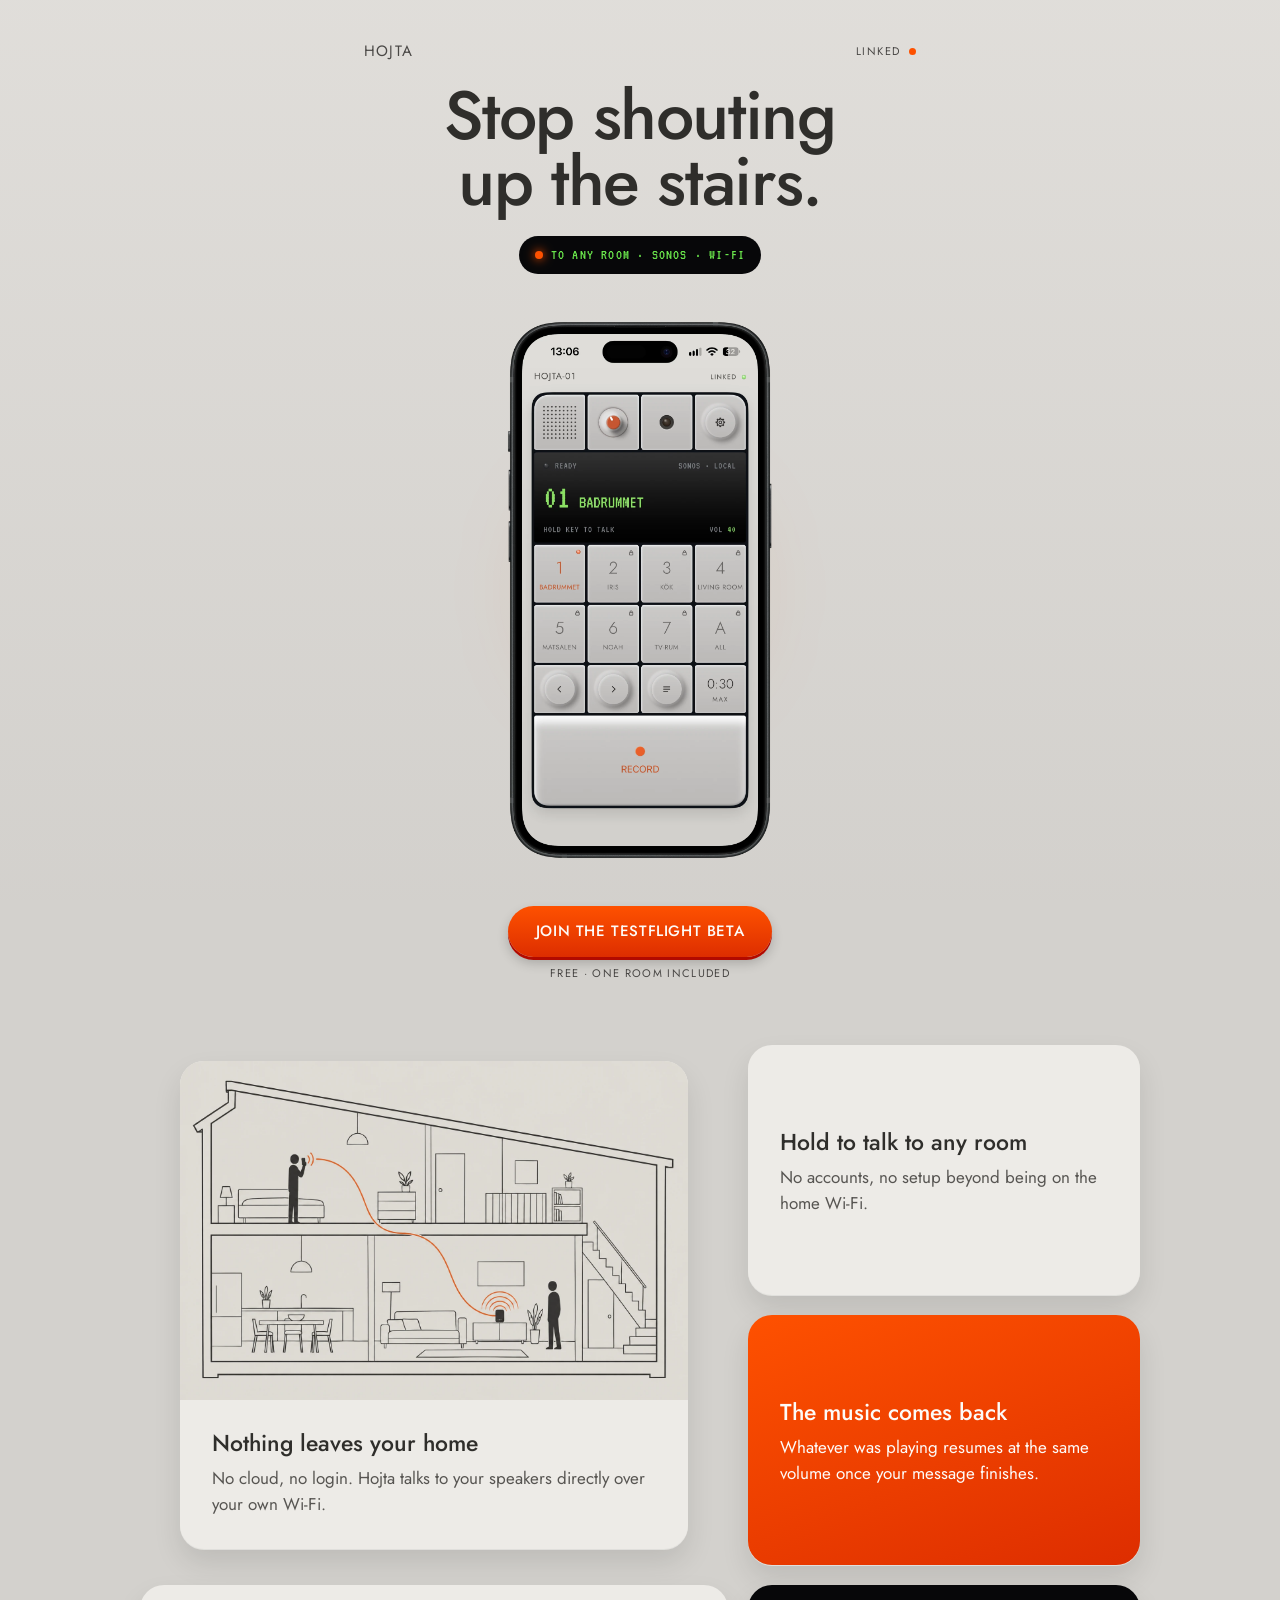
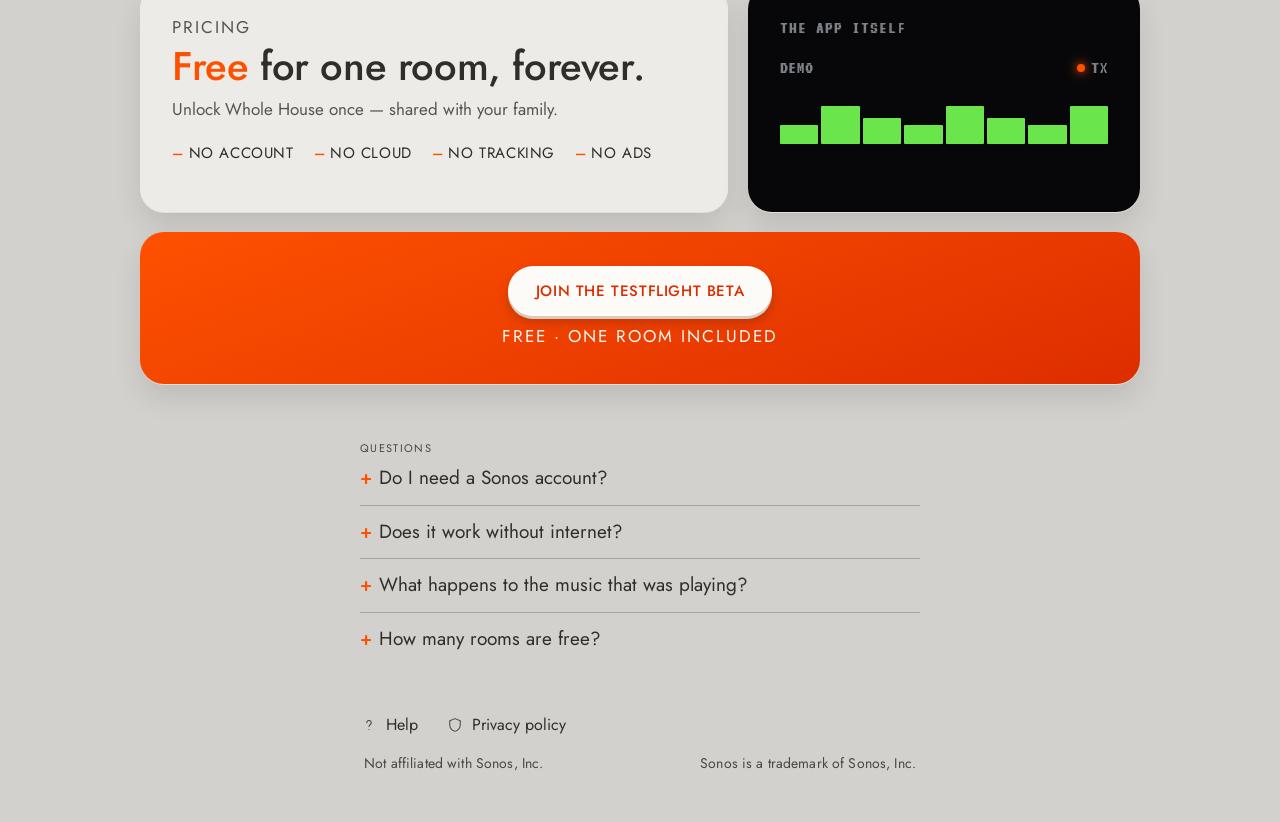
<file: index.html>
<!doctype html>
<html lang="en">
<head>
<meta charset="utf-8">
<meta name="viewport" content="width=device-width, initial-scale=1">
<title>Hojta — Hold to talk, anywhere in the house</title>
<meta name="description" content="Hojta is an iPhone intercom for Sonos speakers. Hold a key, say it, and it plays in the room you picked — on the speakers you already own. No account, no cloud.">
<meta name="theme-color" content="#e2e0dc">
<link rel="stylesheet" href="style.css">
</head>
<body>

<header class="head">
  <span>Hojta</span>
  <span class="status">Linked <span class="led" aria-hidden="true"></span></span>
</header>

<section class="hero">
  <h1 class="hero-headline">Stop shouting<br>up the stairs.</h1>
  <p class="hero-chip"><span class="demo-led" aria-hidden="true"></span>To any room · Sonos · Wi-Fi</p>

  <div class="hero-phone">
    <img
      src="images/hero-phone.webp"
      width="1015" height="2000"
      alt="The Hojta app: a grid of Room keys with one selected in orange, a display showing the chosen room, and a record key below — styled like a piece of audio hardware.">
  </div>

  <div class="cta-block">
    <a class="cta" href="#" aria-label="Join the Hojta TestFlight beta">Join the TestFlight beta</a>
    <p class="label">Free · One room included</p>
  </div>
</section>

<div class="bento">
  <figure class="bento-cell bento-illustration">
    <img
      src="images/hero-house.webp"
      width="1536" height="1024"
      alt="A cutaway of a house: someone speaks into their phone in the bedroom upstairs, and a line traces the message down to a speaker in the living room below, where it plays out loud — never leaving the house.">
    <figcaption>
      <h2>Nothing leaves your home</h2>
      <p>No cloud, no login. Hojta talks to your speakers directly over your own Wi-Fi.</p>
    </figcaption>
  </figure>

  <div class="bento-stack">
    <div class="bento-cell bento-cream">
      <h2>Hold to talk to any room</h2>
      <p>No accounts, no setup beyond being on the home Wi-Fi.</p>
    </div>

    <div class="bento-cell bento-orange">
      <h2>The music comes back</h2>
      <p>Whatever was playing resumes at the same volume once your message finishes.</p>
    </div>
  </div>

  <div class="bento-cell bento-cream bento-pricing">
    <p class="label">Pricing</p>
    <p class="price-statement"><span class="accent">Free</span> for one room, forever.</p>
    <p class="lead">Unlock Whole House once — shared with your family.</p>
    <ul class="trust-list">
      <li>No account</li>
      <li>No cloud</li>
      <li>No tracking</li>
      <li>No ads</li>
    </ul>
  </div>

  <section class="bento-cell demo-cell lcd" aria-label="The app itself">
    <p class="label">The app itself</p>
    <div class="row">
      <span>Demo</span>
      <span class="demo-tx"><span class="demo-led"></span>TX</span>
    </div>
    <div class="demo-stage" aria-hidden="true">
      <span class="demo-idle">Hold to talk</span>
      <div class="demo-meter">
        <span></span><span></span><span></span><span></span>
        <span></span><span></span><span></span><span></span>
      </div>
    </div>
    <div class="demo-meta" aria-hidden="true">
      <span class="demo-meta-idle">To any room · Sonos · Wi-Fi</span>
      <span class="demo-meta-active">Recording · Kitchen</span>
      <span class="demo-meta-sent">Sent · Kitchen</span>
    </div>
  </section>

  <div class="bento-cell bento-cta-banner">
    <a class="cta cta-invert" href="#" aria-label="Join the Hojta TestFlight beta">Join the TestFlight beta</a>
    <p class="label">Free · One room included</p>
  </div>
</div>

<main class="flow">
  <div class="faq">
    <p class="label">Questions</p>
    <details>
      <summary>Do I need a Sonos account?</summary>
      <p>No. Hojta finds the speakers on your Wi-Fi directly — there is nothing to sign in to.</p>
    </details>
    <details>
      <summary>Does it work without internet?</summary>
      <p>Yes. Everything happens on your local network, even if the internet is down.</p>
    </details>
    <details>
      <summary>What happens to the music that was playing?</summary>
      <p>It pauses, your message plays once, and it resumes right where it left off.</p>
    </details>
    <details>
      <summary>How many rooms are free?</summary>
      <p>One, forever. The first room you send to becomes your free room. Whole House unlocks every room, once, shared with your family.</p>
    </details>
  </div>

  <nav class="links" aria-label="More">
    <a href="help.html">
      <svg viewBox="0 0 24 24" aria-hidden="true"><path d="M9 9a3 3 0 1 1 4.5 2.6c-.9.5-1.5 1-1.5 2.4M12 18h.01"/></svg>
      Help
    </a>
    <a href="privacy.html">
      <svg viewBox="0 0 24 24" aria-hidden="true"><path d="M12 3.5l7 2.8v5.2c0 4.3-3 7.6-7 9-4-1.4-7-4.7-7-9V6.3l7-2.8z"/></svg>
      Privacy policy
    </a>
  </nav>
</main>

<footer class="foot">
  <span>Not affiliated with Sonos, Inc.</span>
  <span>Sonos is a trademark of Sonos, Inc.</span>
</footer>

</body>
</html>
</file>
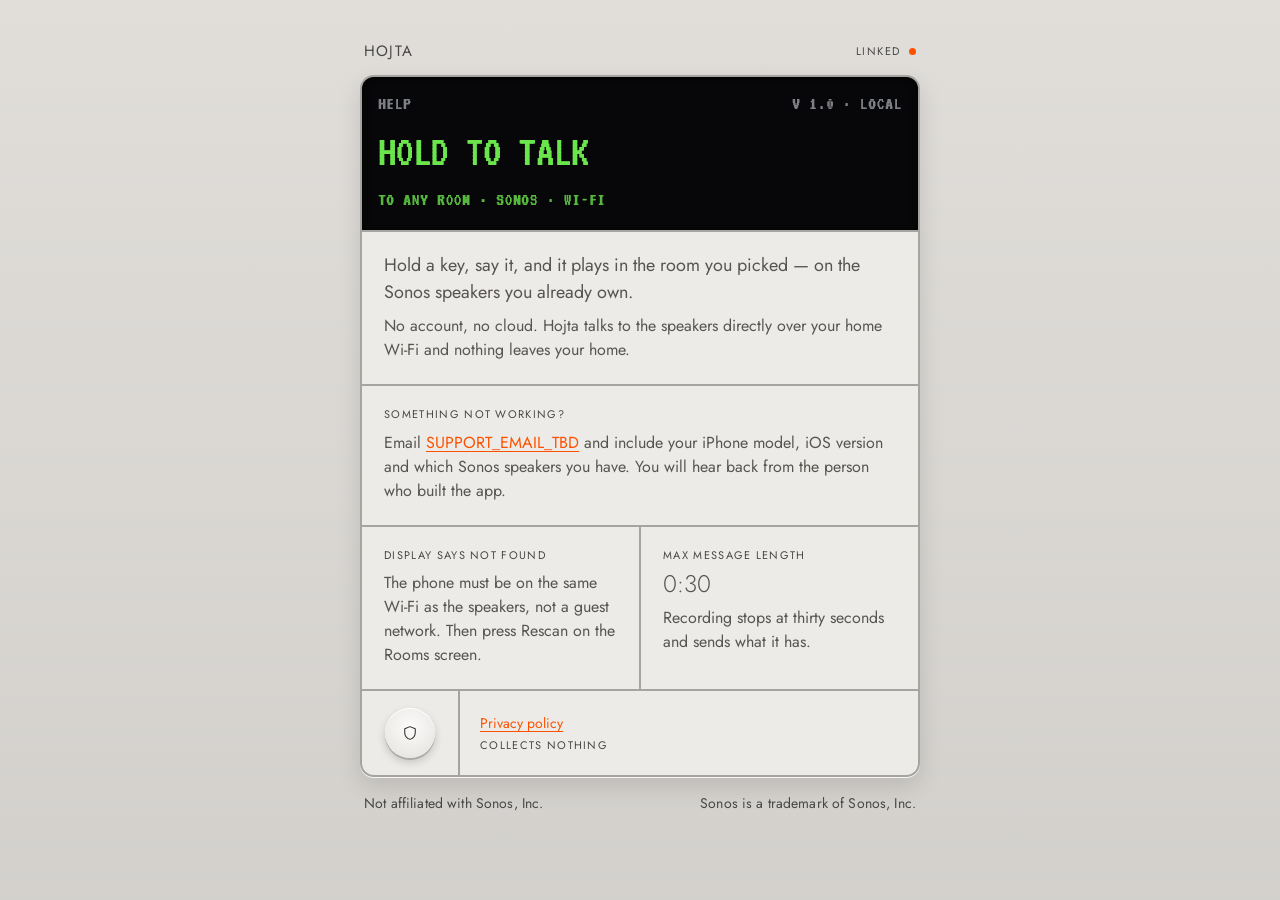
<file: help.html>
<!doctype html>
<html lang="en">
<head>
<meta charset="utf-8">
<meta name="viewport" content="width=device-width, initial-scale=1">
<title>Hojta — Help</title>
<meta name="description" content="Help for Hojta, the iPhone intercom for Sonos speakers. Setup, troubleshooting and how to reach support.">
<meta name="theme-color" content="#e2e0dc">
<link rel="stylesheet" href="style.css">
</head>
<body>

<header class="head">
  <a href="index.html">Hojta</a>
  <span class="status">Linked <span class="led" aria-hidden="true"></span></span>
</header>

<main class="panel">
  <section class="lcd" aria-label="Display">
    <div class="row"><span>Help</span><span>V 1.0 · Local</span></div>
    <h1>Hold to talk</h1>
    <div class="meta">To any room · Sonos · Wi-Fi</div>
  </section>

  <section class="tile">
    <p class="lead">Hold a key, say it, and it plays in the room you picked — on the Sonos speakers you already own.</p>
    <p>No account, no cloud. Hojta talks to the speakers directly over your home Wi-Fi and nothing leaves your home.</p>
  </section>

  <section class="tile">
    <h2>Something not working?</h2>
    <p>Email <a href="mailto:SUPPORT_EMAIL_TBD">SUPPORT_EMAIL_TBD</a> and include your iPhone model, iOS version and which Sonos speakers you have. You will hear back from the person who built the app.</p>
  </section>

  <section class="tile half">
    <h2>Display says Not Found</h2>
    <p>The phone must be on the same Wi-Fi as the speakers, not a guest network. Then press Rescan on the Rooms screen.</p>
  </section>

  <section class="tile half">
    <h2>Max message length</h2>
    <p class="big">0:30</p>
    <p>Recording stops at thirty seconds and sends what it has.</p>
  </section>

  <div class="keyrow">
    <div class="well">
      <a class="key" href="privacy.html" aria-label="Privacy policy">
        <svg viewBox="0 0 24 24" aria-hidden="true"><path d="M12 3.5l7 2.8v5.2c0 4.3-3 7.6-7 9-4-1.4-7-4.7-7-9V6.3l7-2.8z"/></svg>
      </a>
    </div>
    <div class="side">
      <span class="name"><a href="privacy.html">Privacy policy</a></span>
      <span class="label">Collects nothing</span>
    </div>
  </div>
</main>

<footer class="foot">
  <span>Not affiliated with Sonos, Inc.</span>
  <span>Sonos is a trademark of Sonos, Inc.</span>
</footer>

</body>
</html>
</file>
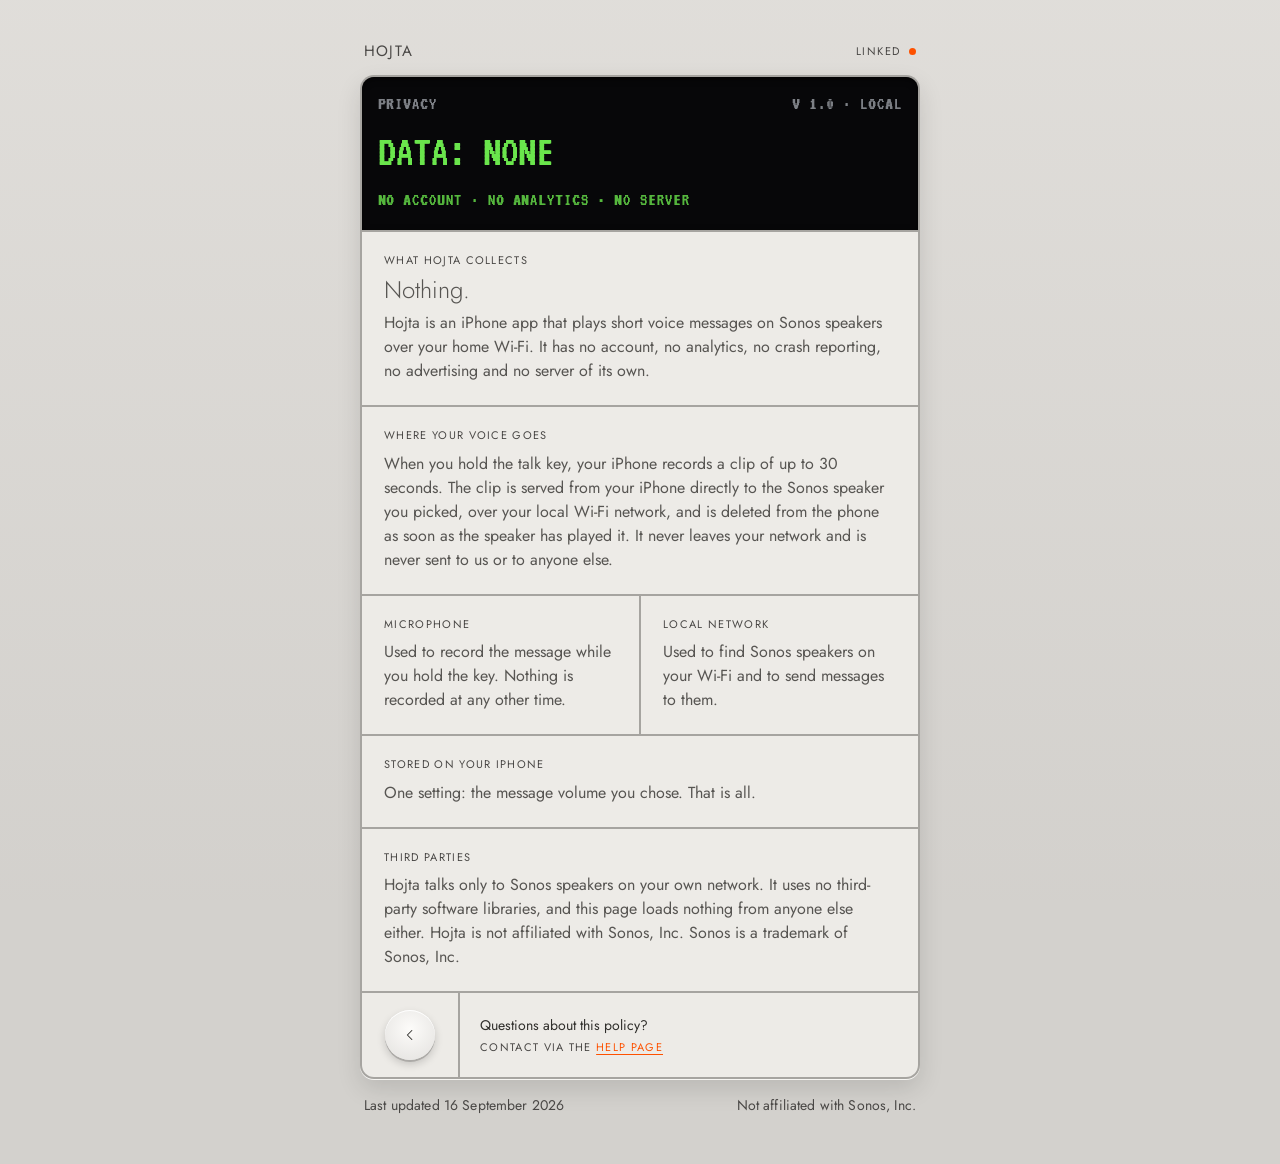
<file: privacy.html>
<!doctype html>
<html lang="en">
<head>
<meta charset="utf-8">
<meta name="viewport" content="width=device-width, initial-scale=1">
<title>Hojta — Privacy Policy</title>
<meta name="description" content="Hojta's privacy policy. Hojta collects no data: no account, no analytics, no server. Your voice goes straight to your Sonos speakers over your own Wi-Fi.">
<meta name="theme-color" content="#e2e0dc">
<link rel="stylesheet" href="style.css">
</head>
<body>

<header class="head">
  <a href="index.html">Hojta</a>
  <span class="status">Linked <span class="led" aria-hidden="true"></span></span>
</header>

<main class="panel">
  <section class="lcd" aria-label="Display">
    <div class="row"><span>Privacy</span><span>V 1.0 · Local</span></div>
    <h1>Data: none</h1>
    <div class="meta">No account · No analytics · No server</div>
  </section>

  <section class="tile">
    <h2>What Hojta collects</h2>
    <p class="big">Nothing.</p>
    <p>Hojta is an iPhone app that plays short voice messages on Sonos speakers over your home Wi-Fi. It has no account, no analytics, no crash reporting, no advertising and no server of its own.</p>
  </section>

  <section class="tile">
    <h2>Where your voice goes</h2>
    <p>When you hold the talk key, your iPhone records a clip of up to 30 seconds. The clip is served from your iPhone directly to the Sonos speaker you picked, over your local Wi-Fi network, and is deleted from the phone as soon as the speaker has played it. It never leaves your network and is never sent to us or to anyone else.</p>
  </section>

  <section class="tile half">
    <h2>Microphone</h2>
    <p>Used to record the message while you hold the key. Nothing is recorded at any other time.</p>
  </section>

  <section class="tile half">
    <h2>Local network</h2>
    <p>Used to find Sonos speakers on your Wi-Fi and to send messages to them.</p>
  </section>

  <section class="tile">
    <h2>Stored on your iPhone</h2>
    <p>One setting: the message volume you chose. That is all.</p>
  </section>

  <section class="tile">
    <h2>Third parties</h2>
    <p>Hojta talks only to Sonos speakers on your own network. It uses no third-party software libraries, and this page loads nothing from anyone else either. Hojta is not affiliated with Sonos, Inc. Sonos is a trademark of Sonos, Inc.</p>
  </section>

  <div class="keyrow">
    <div class="well">
      <a class="key" href="help.html" aria-label="Back to help">
        <svg viewBox="0 0 24 24" aria-hidden="true"><path d="M14.5 6l-6 6 6 6"/></svg>
      </a>
    </div>
    <div class="side">
      <span class="name">Questions about this policy?</span>
      <span class="label">Contact via the <a href="help.html">help page</a></span>
    </div>
  </div>
</main>

<footer class="foot">
  <span>Last updated 16 September 2026</span>
  <span>Not affiliated with Sonos, Inc.</span>
</footer>

</body>
</html>
</file>
<file: style.css>
/* Hojta site — the app's front panel, in a browser.
   Values are the app's own (design/sonos-intercom-mvp, Panel.swift). */

@font-face { font-family: "Jost"; font-weight: 300; src: url(fonts/Jost-Light.ttf) format("truetype"); font-display: swap; }
@font-face { font-family: "Jost"; font-weight: 400; src: url(fonts/Jost-Regular.ttf) format("truetype"); font-display: swap; }
@font-face { font-family: "Jost"; font-weight: 500; src: url(fonts/Jost-Medium.ttf) format("truetype"); font-display: swap; }
@font-face { font-family: "VT323"; font-weight: 400; src: url(fonts/VT323-Regular.ttf) format("truetype"); font-display: swap; }

:root {
  --chassis-top: oklch(90% 0.006 80);
  --chassis-bottom: oklch(86% 0.006 80);
  --seam: oklch(72% 0.006 80);
  --tile: oklch(94% 0.005 80);
  --ink: oklch(30% 0.005 80);
  --ink-soft: oklch(40% 0.005 80);
  --ink-muted: oklch(45% 0.005 80);
  --key-top: oklch(99% 0.003 80);
  --key-bottom: oklch(91% 0.004 80);
  --key-edge: oklch(74% 0.005 80);
  --lcd: oklch(13% 0.004 260);
  --lcd-text: oklch(82% 0.22 140);
  --lcd-dim: oklch(60% 0.01 260);
  --orange: oklch(67% 0.22 38);
  --orange-deep: oklch(58% 0.22 38);
  --sans: "Jost", "Helvetica Neue", Arial, sans-serif;
  --mono: "VT323", "Courier New", monospace;
}

* { box-sizing: border-box; }

html { background: var(--chassis-bottom); }

body {
  margin: 0;
  min-height: 100dvh;
  padding: 40px 16px 48px;
  background: linear-gradient(180deg, var(--chassis-top), var(--chassis-bottom)) fixed;
  color: var(--ink);
  font-family: var(--sans);
  font-size: 16px;
  line-height: 1.5;
  font-weight: 400;
  -webkit-font-smoothing: antialiased;
  display: flex;
  flex-direction: column;
  align-items: center;
}

::selection { background: oklch(67% 0.22 38 / 28%); color: var(--ink); }
:focus-visible { outline: 2px solid var(--orange); outline-offset: 3px; border-radius: 4px; }

a { color: var(--orange); text-decoration: underline; text-underline-offset: 3px; text-decoration-thickness: 1px; }
a:hover { color: var(--orange-deep); }

/* Header line above the panel, like the app's "INTERCOM-01 ······ LINKED ●" */
.head {
  width: min(560px, 100%);
  display: flex;
  align-items: center;
  justify-content: space-between;
  padding: 0 4px;
  margin-bottom: 12px;
  font-size: 15px;
  letter-spacing: 0.08em;
  color: var(--ink-soft);
  text-transform: uppercase;
}
.head a { color: inherit; text-decoration: none; }
.head a:hover { color: var(--ink); }
.head .status { display: flex; align-items: center; gap: 8px; font-size: 11px; letter-spacing: 0.14em; }
/* Static — the "Linked" label next to it already states the status;
   the app's own header dot doesn't blink either. */
.led { width: 7px; height: 7px; border-radius: 50%; background: var(--orange); }

/* The chassis: a grid of tiles with 2px seams */
.panel {
  width: min(560px, 100%);
  display: grid;
  grid-template-columns: repeat(4, minmax(0, 1fr));
  gap: 2px;
  padding: 2px;
  border-radius: 14px;
  background: var(--seam);
  box-shadow: 0 1px 0 oklch(97% 0.004 80), 0 10px 24px oklch(0% 0 0 / 12%);
}
.panel > * { grid-column: span 4; min-width: 0; }
.panel > :first-child { border-radius: 12px 12px 0 0; }
.panel > :last-child { border-radius: 0 0 12px 12px; }

.tile {
  background: var(--tile);
  padding: 20px 22px 22px;
}
.tile p { margin: 0; color: var(--ink-muted); }
.tile p + p { margin-top: 8px; }
.tile strong { font-weight: 500; color: var(--ink); }

/* Uppercase tile caption — the app's keyLabel */
.label, .tile h2 {
  margin: 0 0 8px;
  font-size: 11px;
  font-weight: 400;
  letter-spacing: 0.12em;
  text-transform: uppercase;
  color: var(--ink-soft);
}
.big { font-size: 24px; font-weight: 300; line-height: 1.1; color: var(--ink); margin: 0 0 6px; }
.lead { font-size: 18px; line-height: 1.5; color: var(--ink); margin: 0; }

.half { grid-column: span 2; }
@media (max-width: 480px) { .half { grid-column: span 4; } }

/* Display tile — VT323 on near-black */
.lcd {
  background: var(--lcd);
  padding: 14px 16px 16px;
  min-height: 118px;
  display: flex;
  flex-direction: column;
  justify-content: space-between;
  gap: 14px;
  font-family: var(--mono);
  color: var(--lcd-text);
  text-shadow: 0.5px 0 0 currentColor;
  box-shadow: inset 0 2px 6px oklch(0% 0 0 / 60%);
}
.lcd .row { display: flex; justify-content: space-between; gap: 12px; white-space: nowrap; font-size: 18px; letter-spacing: 0.08em; color: var(--lcd-dim); text-transform: uppercase; }
.lcd h1 { margin: 0; font-size: 44px; font-weight: 400; line-height: 0.95; letter-spacing: -0.01em; text-transform: uppercase; text-wrap: balance; }
.lcd .meta { font-size: 18px; letter-spacing: 0.08em; text-transform: uppercase; color: var(--lcd-text); opacity: 0.8; }
@media (max-width: 480px) { .lcd h1 { font-size: 36px; } }

/* ---- Hero: huge statement, a small hardware chip, the real app in hand ---- */
.hero {
  width: min(640px, 100%);
  margin: 8px auto 0;
  display: flex;
  flex-direction: column;
  align-items: center;
  text-align: center;
}
.hero-headline {
  margin: 0;
  font-size: clamp(2.5rem, 8vw, 4.25rem);
  font-weight: 500;
  line-height: 0.98;
  letter-spacing: -0.02em;
  color: var(--ink);
  text-wrap: balance;
}
.hero-chip {
  display: inline-flex;
  align-items: center;
  gap: 8px;
  margin: 20px 0 0;
  padding: 8px 16px;
  border-radius: 999px;
  background: var(--lcd);
  color: var(--lcd-text);
  font-family: var(--mono);
  font-size: 15px;
  letter-spacing: 0.08em;
  text-transform: uppercase;
}

.hero-phone { position: relative; margin-top: 36px; display: flex; justify-content: center; }
.hero-phone::before {
  content: "";
  position: absolute;
  inset: 0;
  margin: auto;
  width: 65%;
  aspect-ratio: 1;
  background: radial-gradient(circle, oklch(67% 0.22 38 / 60%), transparent 70%);
  filter: blur(56px);
}
.hero-phone img {
  position: relative;
  z-index: 1;
  display: block;
  height: clamp(380px, 56vw, 560px);
  width: auto;
}

.hero .cta-block { margin-top: 36px; }

/* ---- The open, spacious body below the hero — no more seams. Panel styling
   survives only as accents: the demo display, the CTA pill, the FAQ marker. ---- */
.flow {
  width: min(560px, 100%);
  margin: 56px auto 0;
  display: flex;
  flex-direction: column;
}
.flow > * + * { margin-top: 48px; }

/* ---- Bento grid: a real two-column layout, not a narrow stack. Lives at
   the page's own width (outside .flow's 560px reading column) so the
   illustration can sit beside the two promise cells, and pricing beside
   the demo, instead of everything running the full width in a single file.
   Color-blocked in the brand's own restrained palette (cream / orange /
   LCD black) — bold through contrast and scale, not through new hues. ---- */
.bento {
  width: min(1000px, 94vw);
  margin: 64px auto 0;
  display: grid;
  grid-template-columns: 3fr 2fr;
  gap: 20px;
}
.bento-cell {
  border-radius: 24px;
  padding: 30px 32px;
  box-shadow: 0 1px 0 oklch(97% 0.004 80 / 60%), 0 14px 28px oklch(0% 0 0 / 10%);
}
.bento-cell h2 { margin: 0 0 6px; font-size: 23px; font-weight: 500; letter-spacing: 0; text-transform: none; }
.bento-cell p { margin: 0; font-size: 17px; }
.bento-cta-banner { grid-column: 1 / -1; }

@media (max-width: 720px) {
  .bento { grid-template-columns: 1fr; }
  .bento-stack { flex-direction: column; }
}

.bento-illustration { padding: 0; overflow: hidden; background: var(--tile); }
.bento-illustration img { display: block; width: 100%; height: auto; }
.bento-illustration figcaption { padding: 26px 32px 32px; }
.bento-illustration h2 { color: var(--ink); }
.bento-illustration p { color: var(--ink-muted); }

/* Two small cells stacked beside the illustration, stretched to match its
   height (align-items: stretch, the grid default) and spread apart rather
   than left stranded at the top when they're shorter than the photo. */
.bento-stack { display: flex; flex-direction: column; gap: 20px; }
.bento-stack .bento-cell { flex: 1; display: flex; flex-direction: column; justify-content: center; }

.bento-cream { background: var(--tile); }
.bento-cream h2 { color: var(--ink); }
.bento-cream p { color: var(--ink-muted); }

.bento-orange { background: linear-gradient(160deg, var(--orange), var(--orange-deep)); }
.bento-orange h2, .bento-orange p { color: oklch(99% 0.005 80); }

/* The demo is its own card directly — no cream card wrapping a dark one. */
.demo-cell { display: flex; flex-direction: column; justify-content: center; }
.demo-cell .label { margin: 0; color: var(--lcd-dim); }

.bento-pricing .price-statement {
  margin: 4px 0 0;
  font-size: clamp(1.75rem, 6vw, 2.5rem);
  font-weight: 500;
  line-height: 1.05;
  letter-spacing: -0.01em;
  color: var(--ink);
}
.bento-pricing .price-statement .accent { color: var(--orange); }
.bento-pricing .lead { margin-top: 10px; }
.bento-pricing .trust-list { margin-top: 20px; }

.bento-cta-banner {
  background: linear-gradient(160deg, var(--orange), var(--orange-deep));
  display: flex;
  flex-direction: column;
  align-items: center;
  text-align: center;
  gap: 8px;
  padding: 34px 30px;
}
.bento-cta-banner .label { color: oklch(98% 0.01 80); }

.links { display: flex; flex-wrap: wrap; gap: 12px 28px; }
.links a { display: inline-flex; align-items: center; gap: 8px; color: var(--ink); text-decoration: none; font-size: 16px; }
.links a:hover { color: var(--orange); }
.links svg { width: 18px; height: 18px; fill: none; stroke: var(--ink-soft); stroke-width: 1.4; stroke-linecap: round; stroke-linejoin: round; }
.links a:hover svg { stroke: var(--orange); }

/* Key row: a round key on the left, a label tile filling the rest */
.keyrow { display: grid; grid-template-columns: 96px 1fr; gap: 2px; background: transparent; padding: 0; }
.keyrow > * { background: var(--tile); min-height: 84px; }
.keyrow .well { display: flex; align-items: center; justify-content: center; }
.keyrow .well:first-child { border-radius: 0 0 0 12px; }
.keyrow .side { display: flex; flex-direction: column; justify-content: center; gap: 3px; padding: 0 20px; border-radius: 0 0 12px 0; }
.keyrow .side .label { margin: 0; }
.keyrow .side .name { font-size: 14px; color: var(--ink); }

.key {
  width: 50px; height: 50px; border-radius: 50%;
  display: inline-flex; align-items: center; justify-content: center;
  color: var(--ink);
  background: radial-gradient(circle at 50% 38%, var(--key-top), var(--key-bottom));
  box-shadow: 0 2px 0 var(--key-edge), 0 4px 8px oklch(0% 0 0 / 18%), inset 0 1px 0 oklch(100% 0 0);
  transition: transform 120ms cubic-bezier(0.2, 0, 0, 1), box-shadow 120ms cubic-bezier(0.2, 0, 0, 1);
}
.key svg { width: 18px; height: 18px; fill: none; stroke: currentColor; stroke-width: 1.4; stroke-linecap: round; stroke-linejoin: round; }
a.key:hover, a.key:active { color: var(--ink); transform: translateY(1px); box-shadow: 0 1px 0 var(--key-edge), 0 2px 4px oklch(0% 0 0 / 18%), inset 0 1px 0 oklch(100% 0 0); }
a.key:focus-visible { outline-offset: 4px; border-radius: 50%; }

/* Live demo — a second display, showing the send interaction instead of a video.
   Default state (no animation) is the "recording" frame, so reduced-motion and
   slow-loading visitors still see something informative rather than a blank idle tile. */
.demo-tx { display: inline-flex; align-items: center; gap: 6px; }
.demo-led {
  width: 8px; height: 8px; border-radius: 50%;
  background: var(--orange);
  box-shadow: 0 0 8px 2px oklch(67% 0.22 38 / 55%);
}

.demo-stage { position: relative; height: 52px; }
.demo-idle,
.demo-meter {
  position: absolute;
  inset: 0;
  display: flex;
  align-items: center;
}
.demo-idle {
  opacity: 0;
  margin: 0;
  font-size: 36px;
  font-weight: 400;
  line-height: 1;
  letter-spacing: -0.01em;
  text-transform: uppercase;
}
.demo-meter { align-items: flex-end; gap: 3px; padding-bottom: 4px; opacity: 1; }
.demo-meter span { flex: 1; min-width: 0; background: var(--lcd-text); border-radius: 1px; height: 55%; }
.demo-meter span:nth-child(3n+1) { height: 40%; }
.demo-meter span:nth-child(3n+2) { height: 80%; }
@media (max-width: 480px) { .demo-idle { font-size: 30px; } }

.demo-meta { position: relative; height: 20px; font-size: 18px; letter-spacing: 0.08em; text-transform: uppercase; }
.demo-meta span { position: absolute; inset: 0; opacity: 0; }
.demo-meta-active { opacity: 0.8; color: var(--orange); }

@media (prefers-reduced-motion: no-preference) {
  .demo-led { animation: demoTx 7s ease-in-out infinite; }
  .demo-idle { animation: demoIdle 7s ease-in-out infinite; }
  .demo-meter { animation: demoMeterGate 7s ease-in-out infinite; }
  .demo-meter span { animation: demoLevel 1.1s ease-in-out infinite; }
  .demo-meter span:nth-child(1) { animation-delay: -0.00s; }
  .demo-meter span:nth-child(2) { animation-delay: -0.13s; }
  .demo-meter span:nth-child(3) { animation-delay: -0.26s; }
  .demo-meter span:nth-child(4) { animation-delay: -0.39s; }
  .demo-meter span:nth-child(5) { animation-delay: -0.52s; }
  .demo-meter span:nth-child(6) { animation-delay: -0.65s; }
  .demo-meter span:nth-child(7) { animation-delay: -0.78s; }
  .demo-meter span:nth-child(8) { animation-delay: -0.91s; }
  .demo-meta-idle { animation: demoMetaIdle 7s ease-in-out infinite; }
  .demo-meta-active { animation: demoMetaActive 7s ease-in-out infinite; }
  .demo-meta-sent { animation: demoMetaSent 7s ease-in-out infinite; }
}

@keyframes demoTx {
  0%, 20% { background: oklch(38% 0.09 38); box-shadow: none; }
  25%, 88% { background: var(--orange); box-shadow: 0 0 8px 2px oklch(67% 0.22 38 / 55%); }
  92%, 100% { background: oklch(38% 0.09 38); box-shadow: none; }
}
@keyframes demoIdle {
  0%, 16% { opacity: 1; }
  22%, 90% { opacity: 0; }
  100% { opacity: 1; }
}
@keyframes demoMeterGate {
  0%, 20% { opacity: 0; }
  26%, 70% { opacity: 1; }
  76%, 100% { opacity: 0; }
}
@keyframes demoLevel {
  0%, 100% { height: 18%; }
  50% { height: 85%; }
}
@keyframes demoMetaIdle {
  0%, 16% { opacity: 0.8; }
  22%, 90% { opacity: 0; }
  100% { opacity: 0.8; }
}
@keyframes demoMetaActive {
  0%, 20% { opacity: 0; }
  26%, 70% { opacity: 0.8; }
  76%, 100% { opacity: 0; }
}
@keyframes demoMetaSent {
  0%, 73% { opacity: 0; }
  78%, 88% { opacity: 0.8; }
  93%, 100% { opacity: 0; }
}

/* Trust list — a terse "we promise" row instead of a paragraph */
.trust-list {
  display: flex;
  flex-wrap: wrap;
  gap: 6px 20px;
  margin: 0;
  padding: 0;
  list-style: none;
}
.trust-list li {
  font-size: 15px;
  letter-spacing: 0.04em;
  text-transform: uppercase;
  color: var(--ink);
}
.trust-list li::before {
  content: "–";
  display: inline-block;
  width: 1.1em;
  color: var(--orange);
  font-weight: 500;
}

/* Download call to action */
.cta-block { display: flex; flex-direction: column; align-items: center; gap: 8px; text-align: center; }
.cta {
  display: inline-flex; align-items: center; justify-content: center;
  min-width: 220px; padding: 14px 28px; border-radius: 999px;
  background: linear-gradient(180deg, var(--orange), var(--orange-deep));
  color: oklch(99% 0.005 80);
  font-size: 15px; font-weight: 500; letter-spacing: 0.04em; text-transform: uppercase;
  text-decoration: none;
  box-shadow: 0 3px 0 oklch(48% 0.2 38), 0 6px 12px oklch(0% 0 0 / 20%);
  transition: transform 120ms cubic-bezier(0.2, 0, 0, 1), box-shadow 120ms cubic-bezier(0.2, 0, 0, 1);
}
.cta:hover, .cta:active { color: oklch(99% 0.005 80); transform: translateY(2px); box-shadow: 0 1px 0 oklch(48% 0.2 38), 0 3px 6px oklch(0% 0 0 / 20%); }
.cta-block .label { margin: 0; }

/* Inverted CTA for use on the orange banner — light pill instead of orange */
.cta-invert {
  background: oklch(99% 0.005 80);
  color: var(--orange-deep);
  box-shadow: 0 3px 0 oklch(85% 0.02 80), 0 6px 12px oklch(0% 0 0 / 18%);
}
.cta-invert:hover, .cta-invert:active { color: var(--orange-deep); box-shadow: 0 1px 0 oklch(85% 0.02 80), 0 3px 6px oklch(0% 0 0 / 18%); }

/* FAQ — native <details>, no script needed */
details { border-top: 1px solid var(--seam); padding: 12px 0; }
details:first-of-type { border-top: none; padding-top: 0; }
summary { cursor: pointer; font-size: 19px; color: var(--ink); list-style: none; }
summary::-webkit-details-marker { display: none; }
summary::before { content: "+"; display: inline-block; width: 1em; color: var(--orange); font-weight: 500; }
details[open] summary::before { content: "−"; }
details p { margin-top: 8px; font-size: 16px; }

.foot {
  width: min(560px, 100%);
  margin-top: 16px;
  padding: 0 4px;
  font-size: 14px;
  letter-spacing: 0.01em;
  color: var(--ink-soft);
  display: flex;
  justify-content: space-between;
  gap: 12px;
  flex-wrap: wrap;
}
.foot a { color: inherit; }
</file>
